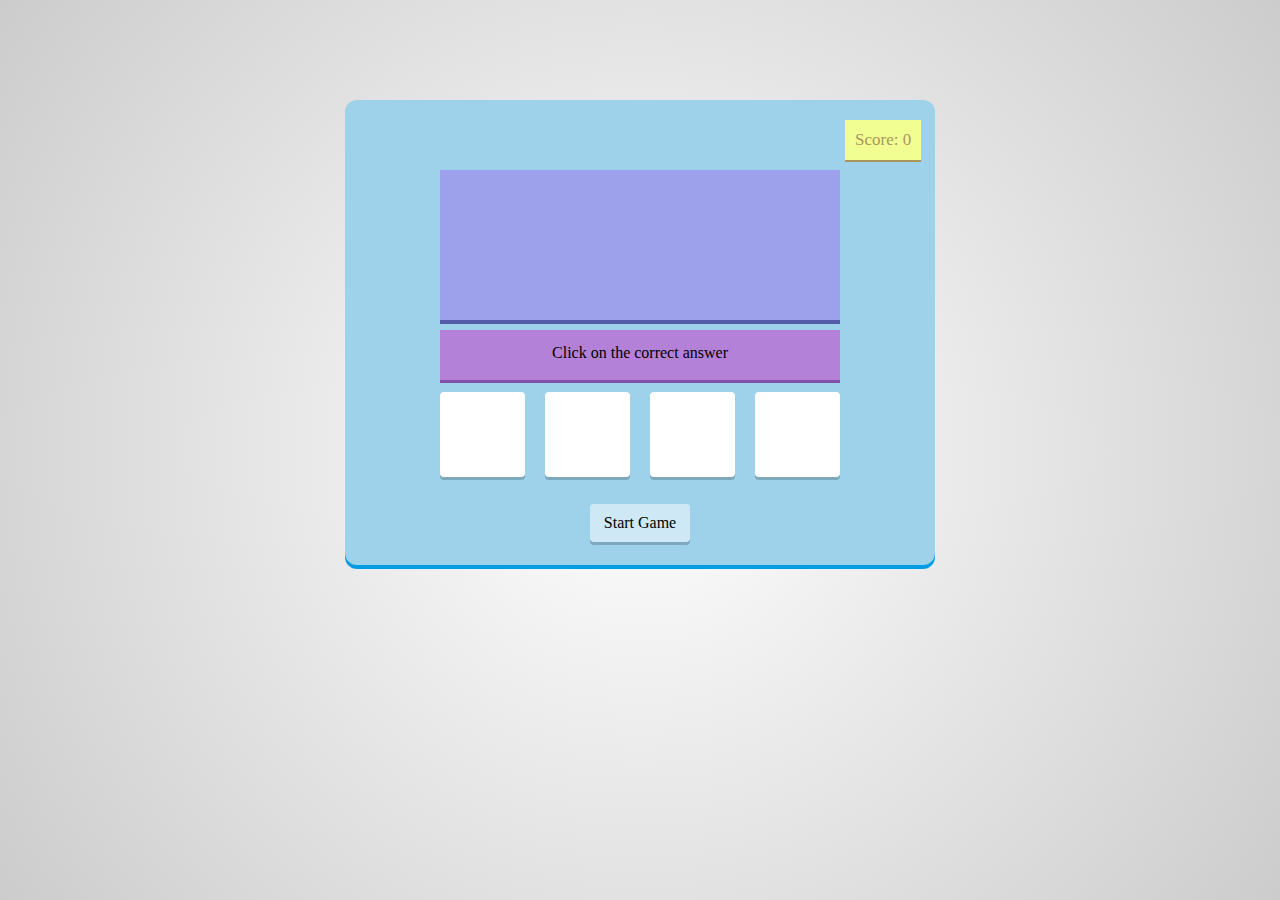
<file: Maths Game (HTML, CSS, JS)/index.html>
<!DOCTYPE html>

<html lang="en">

<head>
    <title>
        Maths Game
    </title>

    <link rel="stylesheet" type="text/css" href="style.css">

    <meta charset="utf-8">
    <meta name="viewport" content="width=device-width, initial-scale=1, user-scalability=yes">
</head>

<body>
    <div id="container">
        <div id="score">
            Score: <span id="scoreValue">0</span>

        </div>

        <div id="correct">
            correct

        </div>

        <div id="wrong">
            try again
        </div>

        <div id="question">

        </div>

        <div id="instruction">
            Click on the correct answer
        </div>

        <div id="options">
            <div id="box1" class="box"></div>
            <div id="box2" class="box"></div>
            <div id="box3" class="box"></div>
            <div id="box4" class="box"></div>
        </div>

        <div id="start">
            Start Game
        </div>

        <div id="timeRemaining">
            Time Remaining : <span id="timeRemainingValue">60</span> sec
        </div>

        <div id="gameover">
            <!-- javascript will generate -->
            <p>Game Over</p>
            <p>Your Score is <span id="scoreValue2"></span></p>
        </div>
    </div>


    <script src="javascript.js">

    </script>
</body>

</html>
</file>
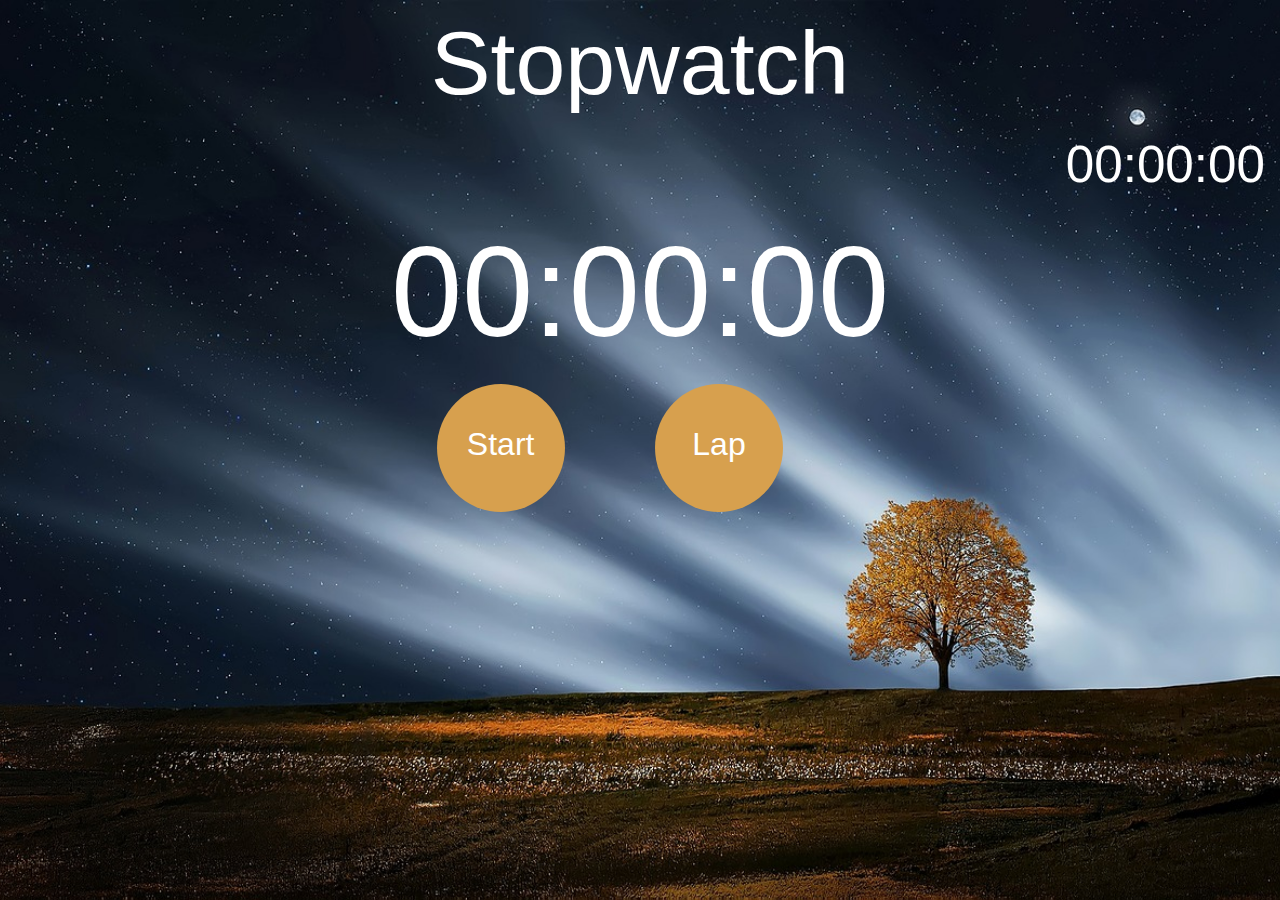
<file: Stopwatch App(jQuery, Bootstrap)/index.html>
<!DOCTYPE html>
<html lang="en">

<head>
    <meta charset="utf-8">
    <meta http-equiv="X-UA-Compatible" content="IE=edge">
    <meta name="viewport" content="width=device-width, initial-scale=1">

    <title>Stopwatch</title>

    <!-- Bootstrap -->
    <link href="css/bootstrap.min.css" rel="stylesheet">
    <link href="style.css" rel="stylesheet">

    <link href="https://fonts.googleapis.com/css2?family=Arvo&display=swap" rel="stylesheet">

    <link href="https://fonts.googleapis.com/css2?family=Vollkorn&display=swap" rel="stylesheet">


</head>

<body>

    <!-- title -->
    <div class="container-fluid">
        <div id="header">
            Stopwatch
        </div>
    </div>

    <!-- lap time -->

    <div class="container-fluid">
        <div id="lap">
            <span id="lapmin">00</span>:<span id="lapsec">00</span>:<span id="lapcentisec">00</span>
        </div>
    </div>

    <!-- timer -->
    <div class="container-fluid">
        <div id="time">
            <span id="timemin">00</span>:<span id="timesec">00</span>:<span id="timecentisec">00</span>
        </div>
    </div>

    <!-- controls -->

    <div id="conltrolsContainer" class="row">
        <div class="col-xs-2 col-xs-offset-4">
            <div id="startButton" class="control">
                Start
            </div>

            <div id="stopButton" class="control">
                Stop
            </div>

            <div id="resumeButton" class="control">
                Resume
            </div>
        </div>

        <div class="col-xs-2 ">
            <div id="lapButton" class="control">
                Lap
            </div>

            <div id="resetButton" class="control">
                Reset
            </div>
        </div>
    </div>

    <!-- laps history -->

    <div class="container-fluid">
        <div id="lapsHistory">
            <!-- Lap 1 <span class="right"><span>00:<span>00:<span>00</span></span></span></span>
            <hr>
            Lap 1 <span class="right"><span>00:<span>00:<span>00</span></span></span></span>
            <hr>
            Lap 1 <span class="right"><span>00:<span>00:<span>00</span></span></span></span>
            <hr>
            Lap 1 <span class="right"><span>00:<span>00:<span>00</span></span></span></span>
            <hr>
            Lap 1 <span class="right"><span>00:<span>00:<span>00</span></span></span></span>
            <hr>
            Lap 1 <span class="right"><span>00:<span>00:<span>00</span></span></span></span>
            <hr> -->
        </div>
    </div>

    <!-- jQuery (necessary for Bootstrap's JavaScript plugins) -->
    <script src="https://ajax.googleapis.com/ajax/libs/jquery/1.12.4/jquery.min.js"></script>
    <!-- Include all compiled plugins (below), or include individual files as needed -->
    <script src="js/bootstrap.min.js"></script>
    <script src="stopwatch.js"></script>

    <script>

    </script>
</body>

</html>
</file>
<file: Maths Game (HTML, CSS, JS)/style.css>
* {
    box-sizing: border-box;
}

html {
    height: 100%;
    background: radial-gradient(circle, #fff, #ccc);
}

#container {
    height: 465px;
    width: 590px;
    background-color: #9DD2EA;
    margin: 100px auto;
    padding: 20px;
    border-radius: 12px;
    box-shadow: 0px 4px 0px #009DE4;
    position: relative;
}

#score {
    background-color: #F1FF92;
    color: #AA955F;
    padding: 10px;
    position: absolute;
    left: 500px;
    box-shadow: 0px 2px 0px;
    font-size: 17px;
}

#correct {
    position: absolute;
    left: 250px;
    background-color: #42e252;
    color: white;
    padding: 12px;
    display: none;
}

#wrong {
    position: absolute;
    left: 250px;
    background-color: #ec313b;
    color: white;
    padding: 12px;
    display: none;
}

#question {
    width: 400px;
    height: 150px;
    margin: 50px auto 10px auto;
    background-color: #9DA0EA;
    box-shadow: 0px 4px 0px #535aa8;
    font-size: 100px;
    text-align: center;
    font-family: cursive, sans-serif;
}

#instruction {
    width: 400px;
    height: 50px;
    background-color: #B481D9;
    margin: auto;
    text-align: center;
    line-height: 45px;
    box-shadow: 0px 3px 0px #8153A8;
}

#options {
    width: 400px;
    height: 100px;
    margin: 12px auto;
}

.box {
    width: 85px;
    height: 85px;
    background-color: white;
    float: left;
    margin-right: 20px;
    border-radius: 4px;
    box-shadow: 0px 3px 0px #7EA8BB;
    cursor: pointer;
    text-align: center;
    font-size: 24px;
    line-height: 85px;
    position: relative;
    transition: all 0.4s;
    -moz-transition: all 0.4s;
    -webkit-transition: all 0.4s;
    -o-transition: all 0.4s;
}

.box:hover, #start:hover {
    background-color: #745492;
    color: white;
    box-shadow: 0px 3px #a544e2;
}

.box:active, #start:active {
    box-shadow: none;
    top: 4px;
}

#box4 {
    margin-right: 0px;
}

#start {
    width: 100px;
    margin: 0 auto;
    background-color: #CEE9F5;
    padding: 10px;
    border-radius: 4px;
    box-shadow: 0px 3px 0px #7EA8BB;
    cursor: pointer;
    text-align: center;
    position: relative;
    transition: all 0.4s;
    -moz-transition: all 0.4s;
    -webkit-transition: all 0.4s;
    -o-transition: all 0.4s;
}

#timeRemaining {
    width: 190px;
    padding: 10px;
    position: absolute;
    top: 405px;
    background-color: #B0E64C;
    left: 380px;
    box-shadow: 0px 3px 0px #7EA8BB;
    -moz-box-shadow: 0px 3px 0px #7EA8BB;
    -webkit-box-shadow: 0px 3px 0px #7EA8BB;
    -o-box-shadow: 0px 3px 0px #7EA8BB;
    border-radius: 4px;
    /* visibility: hidden; */
    display: none;
}

#gameover {
    height: 250px;
    width: 450px;
    background: linear-gradient(#F3CA6B, #F3716C);
    position: absolute;
    left: 70px;
    top: 100px;
    color: white;
    text-align: center;
    text-transform: uppercase;
    font-size: 40px;
    border-radius: 10px;
    z-index: 2;
    display: none;
}
</file>
<file: Stopwatch App(jQuery, Bootstrap)/style.css>
body {
    background: url(images/tree.jpg) center center fixed;
    background-size: cover;
    color: white;
}

#header {
    text-align: center;
    font-size: 7vw;
}

#lap {
    text-align: right;
    font-size: 4vw;
}

#time {
    text-align: center;
    font-size: 10vw;
}

/* Buttons */

#conltrolsContainer {
    margin-bottom: 100px;
}

.control {
    background-color: #d7a04e;
    height: 10vw;
    width: 10vw;
    border-radius: 100%;
    text-align: center;
    padding: 20% 0;
    font-size: 2.5vw;
    cursor: pointer;
}

.control:active {
    color: #d7a04e;
    background-color: #fff;
}

#lapsHistory {
    max-height: 270px;
    overflow-y: scroll;
    font-size: 3vw;
}

#lapsHistory .right {
    float: right;
    padding-right: 20px;
}
</file>
